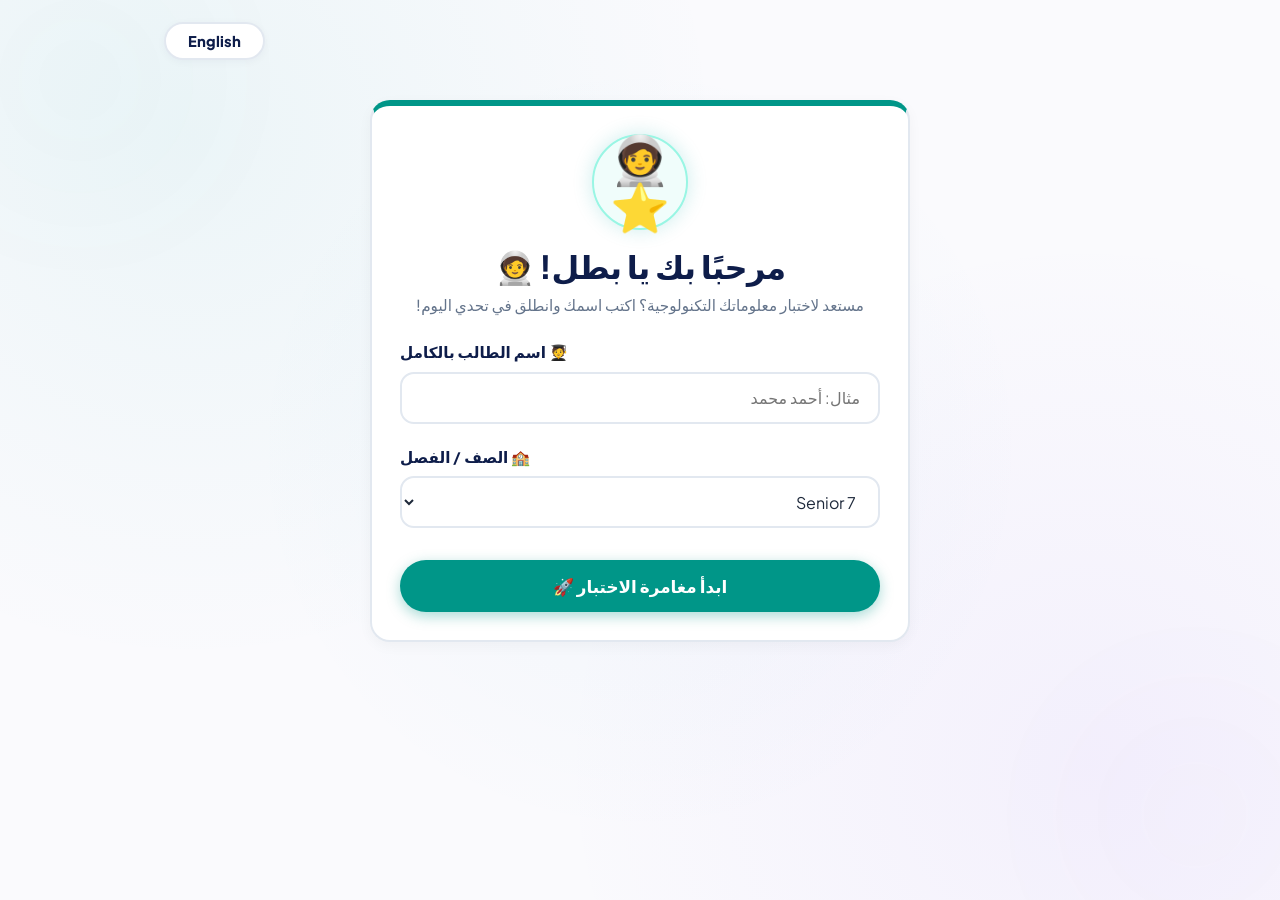
<file: index.html>
<!DOCTYPE html>
<html lang="ar" dir="rtl">
<head>
  <meta charset="UTF-8">
  <meta name="viewport" content="width=device-width, initial-scale=1.0">
  <title>Kids Quiz Platform</title>
  <!-- Stylesheets -->
  <link rel="stylesheet" href="css/main.css">
  <link rel="stylesheet" href="css/shell.css">
</head>
<body>
  <div class="app-wrapper">
    <!-- Clean Top Utility Bar (Language Toggle Only) -->
    <div class="utility-bar">
      <button type="button" id="langSwitchBtn" class="lang-switcher-btn">
        English
      </button>
    </div>

    <!-- Enhanced Student Info Header (Displays active student info) -->
    <header class="app-header student-header animate-pop" id="globalStudentHeader" style="display: none;">
      <div class="student-profile-badge">
        <div class="student-avatar-icon-wrapper">
          <span class="student-avatar-icon">🧑‍🚀</span>
        </div>
        <div class="student-meta">
          <span class="student-name-text" id="headerStudentName">Student Explorer</span>
          <span class="student-class-badge" id="headerStudentGrade">Senior 7</span>
        </div>
      </div>
      <div class="header-right-meta">
        <span class="badge badge-primary status-pulse-badge" id="headerQuizStatus" data-i18n="runner.activeStatus">🚀 Quiz Adventure Active</span>
      </div>
    </header>

    <!-- SCREEN 1: Registration Screen -->
    <section id="registrationScreen" class="screen active animate-pop">
      <div class="card welcome-card">
        <!-- Upgraded Animated Explorer Icon -->
        <div class="welcome-avatar-wrapper">
          <div class="welcome-avatar animate-pulse-glow">🧑‍🚀⭐</div>
        </div>
        <h1 data-i18n="registration.welcomeTitle">Welcome, Explorer! 🧑‍🚀</h1>
        <p data-i18n="registration.welcomeSubtitle">Ready to test your tech knowledge? Enter your name to blast off into today's challenge!</p>

        <!-- Inline Error Alert for Anti-Retake & Device Lock -->
        <div id="regAlertBox" class="alert-box" style="display: none; margin: 16px 0; padding: 14px; border-radius: 12px; background: rgba(225, 29, 72, 0.08); border: 2px solid #E11D48; color: #9F1239; font-weight: 800; font-size: 0.95rem; text-align: center;"></div>

        <!-- Normal Registration Form -->
        <form id="registrationForm">
          <div class="form-group">
            <label for="studentName" class="form-label" data-i18n="registration.nameLabel">🧑‍🎓 Student Full Name</label>
            <input type="text" id="studentName" class="form-input" data-i18n-placeholder="registration.namePlaceholder" placeholder="e.g. Alex Smith" required autocomplete="off">
          </div>

          <div class="form-group">
            <label for="studentGrade" class="form-label" data-i18n="registration.gradeLabel">🏫 Grade / Class</label>
            <select id="studentGrade" class="form-select" required>
              <option value="Senior 7" selected>Senior 7</option>
              <option value="Senior 8">Senior 8</option>
            </select>
          </div>

          <button type="submit" id="startExamBtn" class="btn btn-primary" style="width: 100%; margin-top: 10px;">
            <span data-i18n="registration.startBtn">Start Quiz Adventure 🚀</span>
          </button>
        </form>

        <!-- Device Locked Teacher Unlock Action -->
        <div id="deviceLockedActions" style="display: none; margin-top: 18px; text-align: center;">
          <button type="button" id="openTeacherUnlockBtn" class="btn btn-secondary" style="width: 100%;">
            <span>🔑</span> <span data-i18n="registration.unlockPromptTitle">Unlock Device for Next Student 🔑</span>
          </button>
        </div>
      </div>
    </section>

    <!-- ENHANCED TEACHER UNLOCK DEVICE POPUP MODAL -->
    <div id="unlockDeviceModal" class="modal-overlay" style="display: none;">
      <div class="card modal-card animate-pop">
        <div style="display: flex; justify-content: flex-end; margin-bottom: 4px;">
          <button type="button" id="closeUnlockModalBtn" class="modal-close-btn" title="Close">✕</button>
        </div>
        
        <div class="modal-badge-icon">
          <span>🔑</span>
        </div>
        
        <h2 class="modal-title" data-i18n="registration.unlockPromptTitle">
          إلغاء قفل الجهاز لبدء طالب جديد 🔑
        </h2>
        
        <p class="modal-subtitle" data-i18n="admin.loginSubtitle">
          أدخل كلمة مرور المعلم / الإدارة لإلغاء قفل الجهاز والسماح لطالب جديد ببدء الاختبار.
        </p>

        <form id="unlockDeviceForm">
          <div class="unlock-input-wrapper">
            <span class="unlock-input-icon">🔒</span>
            <input type="password" id="unlockAdminPassword" class="unlock-input-field" data-i18n-placeholder="registration.unlockPasswordPlaceholder" placeholder="كلمة مرور المعلم / الإدارة..." required autocomplete="off">
          </div>

          <div id="unlockErrorMsg" class="unlock-error-banner" style="display: none;">
            <span>⚠️</span>
            <span data-i18n="registration.unlockError">كلمة مرور المعلم غير صحيحة.</span>
          </div>

          <button type="submit" class="btn-unlock-submit">
            <span>🚀</span>
            <span data-i18n="registration.unlockBtn">إلغاء القفل والبدء 🚀</span>
          </button>
        </form>
      </div>
    </div>

    <!-- SCREEN 2: Quiz Host Shell & Runner -->
    <section id="quizRunnerScreen" class="screen animate-pop">
      <div class="card quiz-shell-card">
        <div class="quiz-shell-topbar">
          <div class="student-info-badge">
            <span>👤</span>
            <span id="runnerStudentInfo">Alex (Senior 7)</span>
          </div>

          <div class="quiz-counter" id="runnerQuizCounter">
            Quiz 1 of 1
          </div>
        </div>

        <!-- Global Progress Bar -->
        <div class="progress-container">
          <div id="runnerProgressBar" class="progress-bar-fill"></div>
        </div>

        <!-- Dynamic Quiz iFrame -->
        <div class="iframe-container">
          <iframe id="quizFrame" class="quiz-iframe" title="Interactive Quiz Area"></iframe>
        </div>
      </div>
    </section>

    <!-- SCREEN 3: Celebration & Final Results -->
    <section id="completionScreen" class="screen animate-pop">
      <div class="card completion-card">
        <div class="trophy-icon animate-bounce">🏆</div>
        <h1 data-i18n="completion.congratsTitle">Fantastic Job! 🏆</h1>
        <p id="completionStudentName" data-i18n="completion.congratsSubtitle">You completed all quizzes successfully!</p>

        <div class="score-summary-box">
          <div class="score-big" id="finalScoreDisplay">9 / 9</div>
          <div style="font-weight: 800; color: var(--accent-green-dark);" id="finalPercentageDisplay">100% Score</div>

          <div class="breakdown-list" id="finalBreakdownList">
            <!-- Quiz breakdown items inserted dynamically -->
          </div>
        </div>

        <div class="completion-actions">
          <button id="nextStudentBtn" class="btn btn-primary" data-i18n="common.nextStudent">
            New Student / Start Over 🔄
          </button>
          <a href="admin.html" class="btn btn-outline" data-i18n="common.viewAdminResults">
            View All Results in Admin 📊
          </a>
        </div>
      </div>
    </section>
  </div>

  <!-- Core Platform Scripts -->
  <script src="config.js"></script>
  <script src="js/i18n.js"></script>
  <script src="quizzes/manifest.js"></script>
  <script src="js/sheets-api.js"></script>
  <script src="js/storage.js"></script>
  <script src="js/export.js"></script>
  <script src="js/shell.js"></script>
</body>
</html>
</file>
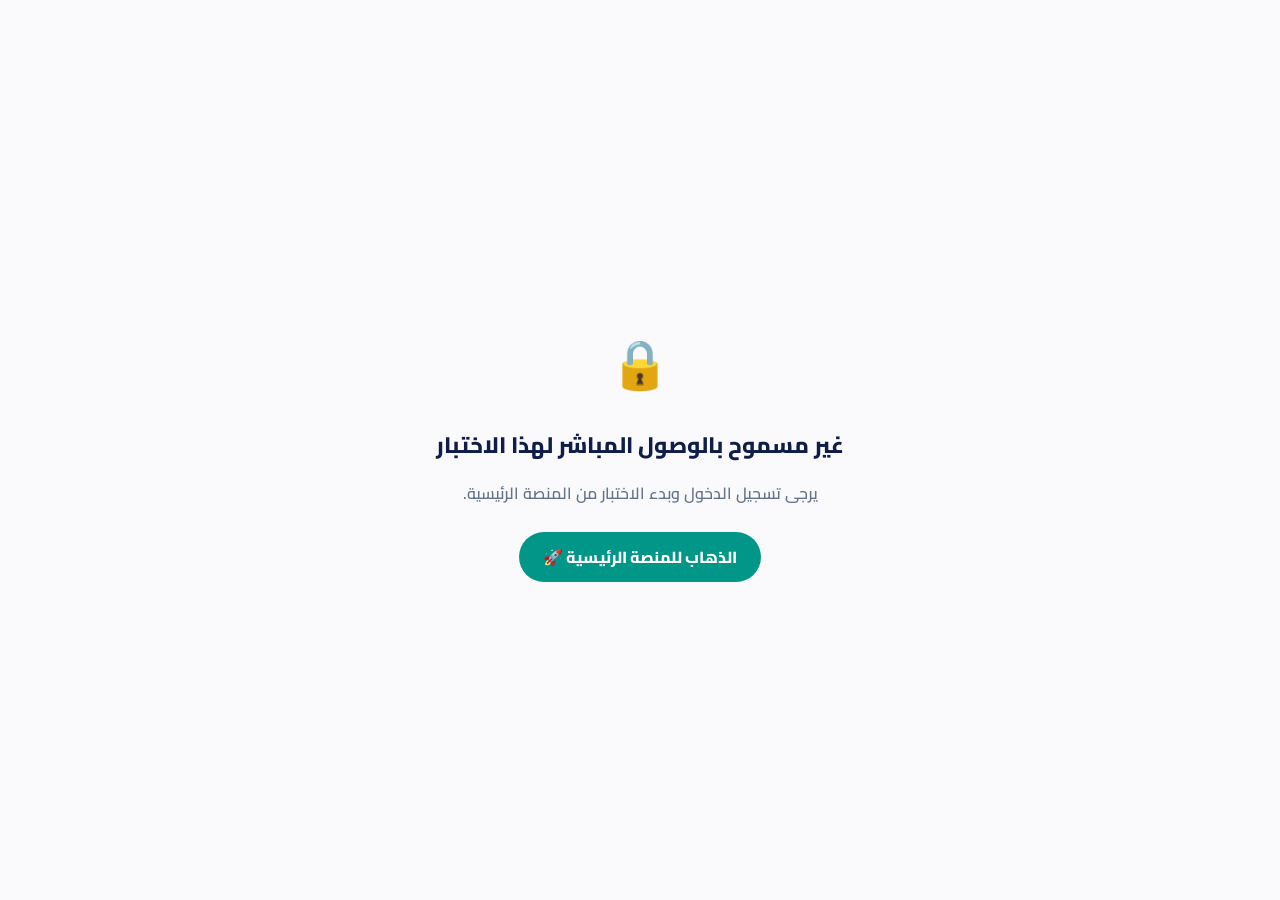
<file: quizzes/arduino-mcq/index.html>
<!DOCTYPE html>
<html lang="ar" dir="rtl">
<head>
  <meta charset="UTF-8">
  <meta name="viewport" content="width=device-width, initial-scale=1.0">
  <title>اختبار أساسيات الأردوينو | Arduino Basics Quiz</title>
  <link rel="stylesheet" href="mcq-quiz.css">
</head>
<body>
  <div class="mcq-container animate-pop">
    <!-- Quiz Header & Dynamic Counter -->
    <header class="mcq-header">
      <div class="mcq-title-badge">
        <span>💡</span>
        <span id="quizTitleText">اختبار أساسيات الأردوينو</span>
      </div>
      <div class="mcq-counter-badge" id="counterBadge">
        1 / 15
      </div>
    </header>

    <!-- Progress Bar -->
    <div class="mcq-progress-track">
      <div class="mcq-progress-fill" id="progressFill" style="width: 6.66%;"></div>
    </div>

    <!-- Active Question Container -->
    <div class="question-box">
      <h2 class="question-text" id="questionText"></h2>
    </div>

    <!-- 4 Options Grid -->
    <div class="options-grid" id="optionsGrid"></div>

    <!-- Nav Footer -->
    <footer class="mcq-nav-actions">
      <button type="button" id="prevBtn" class="btn-nav btn-prev" disabled>
        ← السابق
      </button>

      <div style="display: flex; gap: 12px;">
        <button type="button" id="nextBtn" class="btn-nav btn-next">
          التالي →
        </button>
        <button type="button" id="submitBtn" class="btn-nav btn-submit" style="display: none;">
          إنهاء وتسليم الاختبار 🚀
        </button>
      </div>
    </footer>
  </div>

  <!-- Platform SDK & i18n Integration -->
  <script src="../../js/i18n.js"></script>
  <script src="../../js/quiz-sdk.js"></script>
  <script src="mcq-quiz.js"></script>
</body>
</html>
</file>
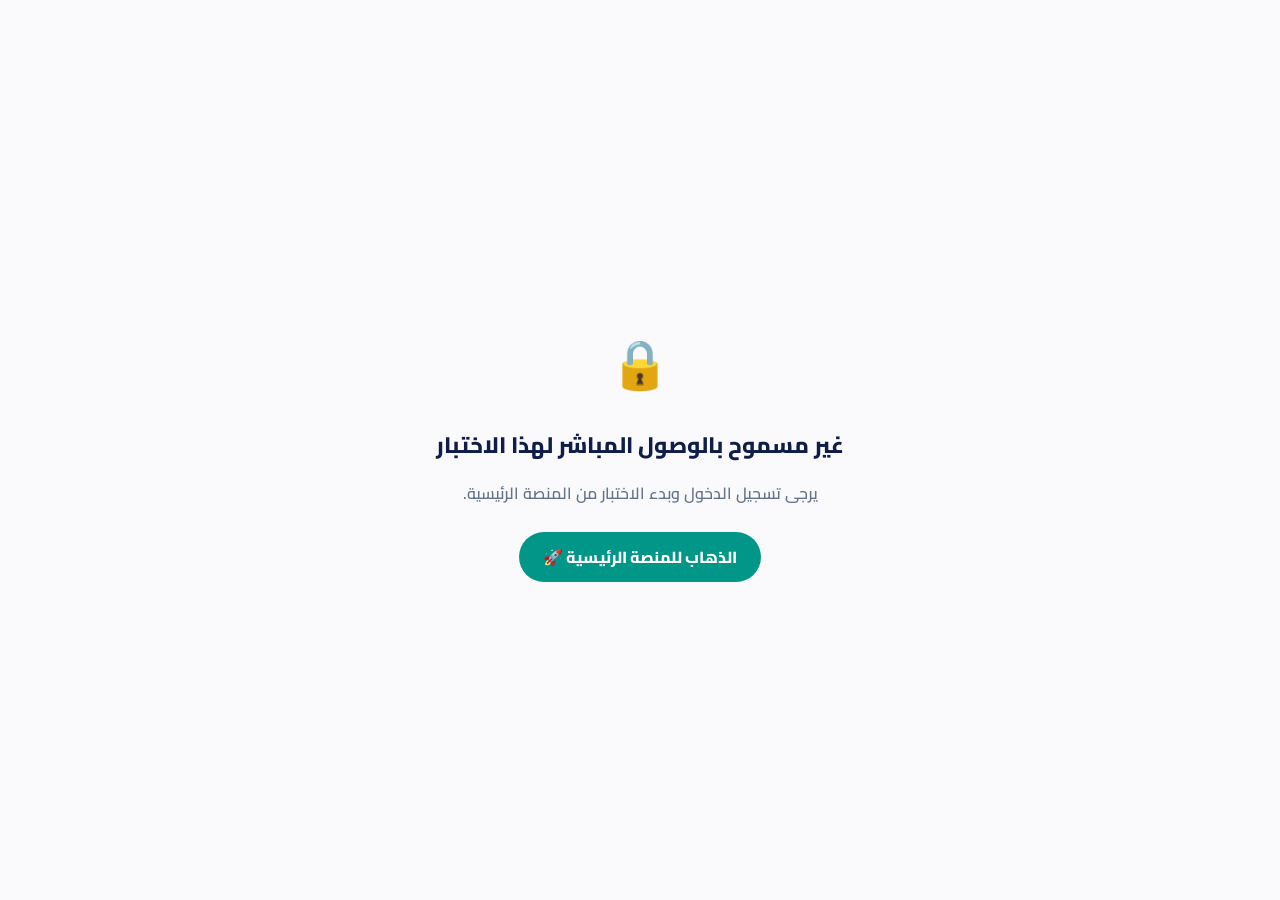
<file: quizzes/arduino-sensors-mcq/index.html>
﻿<!DOCTYPE html>
<html lang=ar dir=rtl>
<head>
  <meta charset=UTF-8>
  <meta name=viewport content=width=device-width, initial-scale=1.0>
  <title>اختبار حساسات ومكونات الأردوينو | Arduino Sensors Quiz</title>
  <link rel=stylesheet href=sensors-quiz.css>
</head>
<body>
  <div class=mcq-container animate-pop>
    <!-- Quiz Header & Dynamic Counter -->
    <header class=mcq-header>
      <div class=mcq-title-badge>
        <span>🤖</span>
        <span id=quizTitleText>اختبار حساسات ومكونات الأردوينو</span>
      </div>
      <div class=mcq-counter-badge id=counterBadge>
        1 / 10
      </div>
    </header>

    <!-- Progress Bar -->
    <div class=mcq-progress-track>
      <div class=mcq-progress-fill id=progressFill style=width: 10%;></div>
    </div>

    <!-- Active Question Container -->
    <div class=question-box>
      <h2 class=question-text id=questionText></h2>
    </div>

    <!-- 4 Options Grid -->
    <div class=options-grid id=optionsGrid></div>

    <!-- Nav Footer -->
    <footer class=mcq-nav-actions>
      <button type=button id=prevBtn class=btn-nav btn-prev disabled>
        ← السابق
      </button>

      <div style=display: flex; gap: 12px;>
        <button type=button id=nextBtn class=btn-nav btn-next>
          التالي →
        </button>
        <button type=button id=submitBtn class=btn-nav btn-submit style=display: none;>
          إنهاء وتسليم الاختبار 🚀
        </button>
      </div>
    </footer>
  </div>

  <!-- Platform SDK & i18n Integration -->
  <script src=../../js/i18n.js></script>
  <script src=../../js/quiz-sdk.js></script>
  <script src=sensors-quiz.js></script>
</body>
</html>
</file>
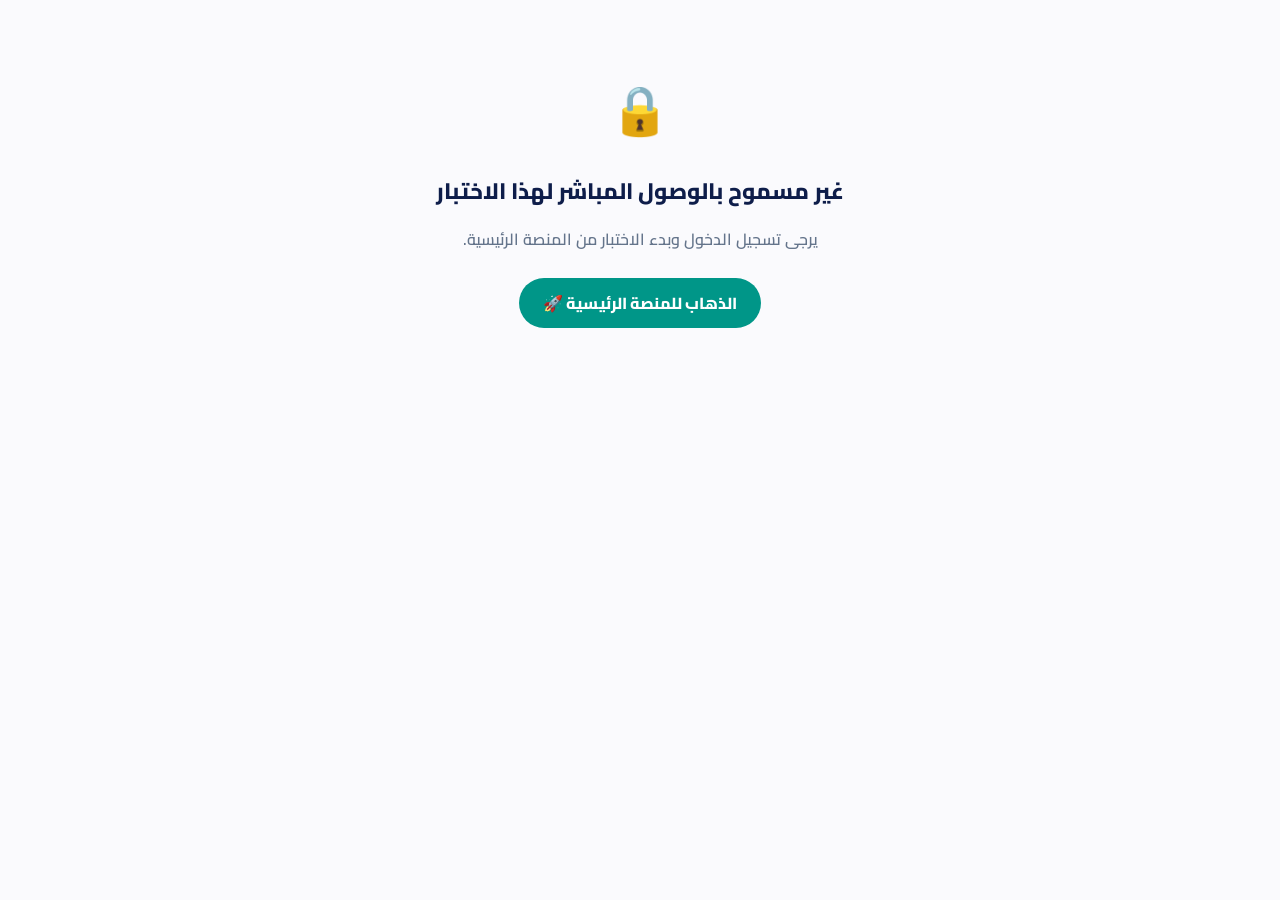
<file: quizzes/arduino/index.html>
<!DOCTYPE html>
<html lang="ar" dir="rtl">
<head>
  <meta charset="UTF-8">
  <meta name="viewport" content="width=device-width, initial-scale=1.0">
  <title>مهمة اليوم: مكونات لوحة أردوينو (Arduino Uno)</title>
  <link rel="stylesheet" href="arduino-quiz.css">
</head>
<body>
  <div class="quiz-container animate-pop">
    <!-- Header Section -->
    <header class="mission-header">
      <div class="mission-badge animate-pulse-glow">
        <span id="quizBadgeTitle">مهمة اليوم</span>
        <span>🔍</span>
      </div>
      <p class="mission-instruction" id="quizInstructionText">
        انظر إلى لوحة Arduino جيدًا، ثم اكتب اسم الجزء الذي يشير إليه كل سهم. حاول بنفسك وتعلّم! ✨
      </p>
    </header>

    <!-- Center Arduino Board Display (Clean image without overlay badges) -->
    <div class="board-wrapper" id="boardWrapper">
      <img src="../../assets/images/ardino_components.png" alt="Arduino Uno Board Components" class="board-img">
    </div>

    <!-- Sequential Input Cards 1 to 9 Grid -->
    <div class="cards-grid-sequential" id="cardsContainer"></div>

    <!-- Action Buttons & Live Feedback -->
    <div class="quiz-actions">
      <button id="checkBtn" class="btn-action btn-check">
        <span id="checkBtnText">تحقق من إجاباتي</span> 🚀
      </button>
      <button id="resetBtn" class="btn-action btn-reset">
        <span id="resetBtnText">إعادة المحاولة</span> 🔄
      </button>
    </div>

    <div id="feedbackMsg" style="text-align: center; min-height: 28px; margin-top: 8px;"></div>
  </div>

  <!-- Quiz Platform SDK Integration -->
  <script src="../../js/i18n.js"></script>
  <script src="../../js/quiz-sdk.js"></script>
  <script src="arduino-quiz.js"></script>
</body>
</html>
</file>
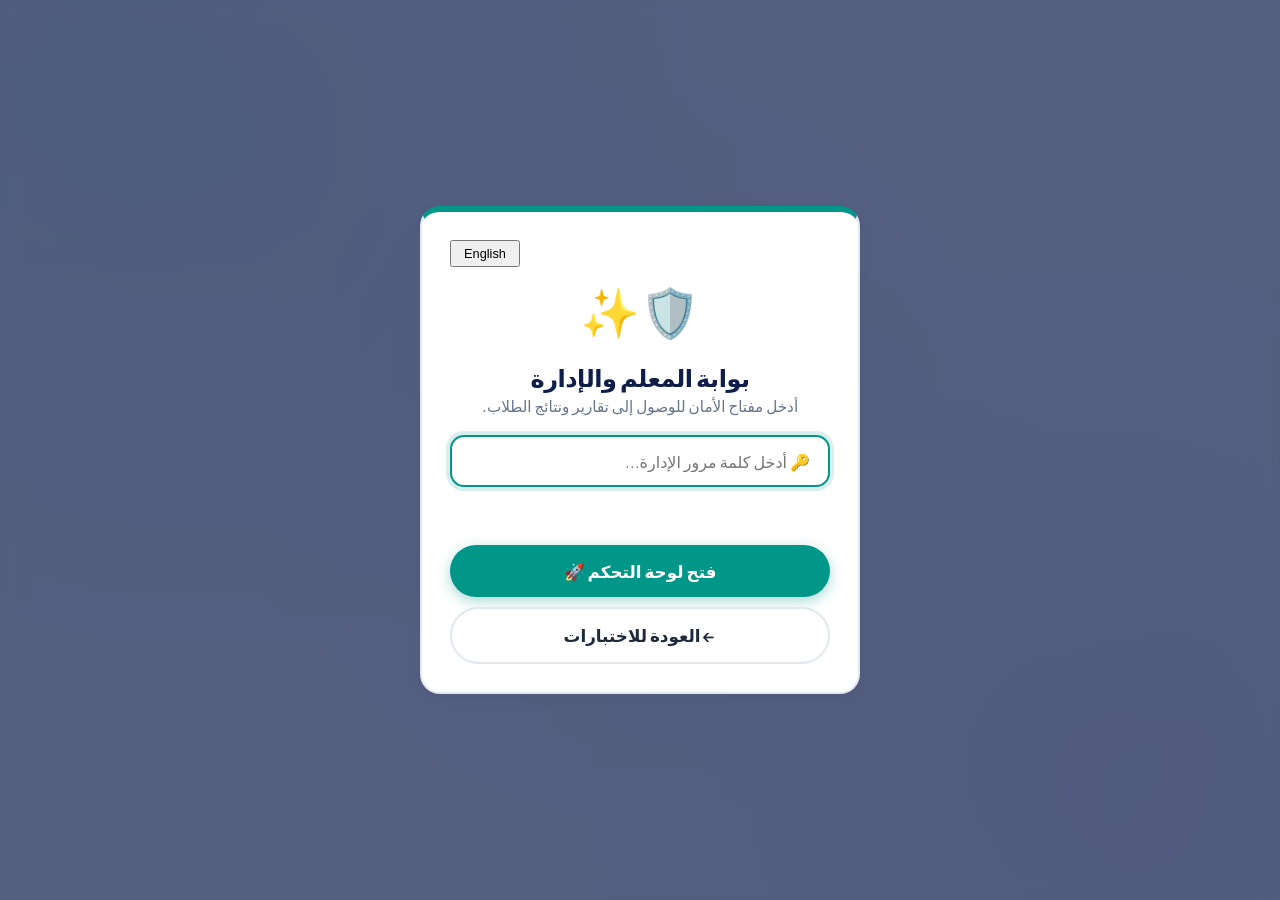
<file: admin.html>
<!DOCTYPE html>
<html lang="ar" dir="rtl">
<head>
  <meta charset="UTF-8">
  <meta name="viewport" content="width=device-width, initial-scale=1.0">
  <title>Admin Dashboard - Kids Quiz Platform</title>
  <!-- Stylesheets -->
  <link rel="stylesheet" href="css/main.css">
  <link rel="stylesheet" href="css/admin.css">
</head>
<body>
  <!-- PASSWORD AUTHENTICATION MODAL -->
  <div id="authModal" class="modal-overlay">
    <div class="card modal-card animate-pop">
      <div style="display: flex; justify-content: flex-end; margin-bottom: 8px;">
        <button type="button" class="lang-switcher-btn" style="font-size: 0.8rem; padding: 4px 12px;">English</button>
      </div>
      <div class="modal-icon animate-pulse-glow">🛡️✨</div>
      <h2 data-i18n="admin.loginTitle">Teacher & Admin Portal</h2>
      <p data-i18n="admin.loginSubtitle">Enter the security key to access student scores & analytics.</p>

      <form id="authForm" style="margin-top: 18px;" onsubmit="return false;">
        <div class="form-group">
          <input type="password" id="adminPasswordInput" class="form-input" data-i18n-placeholder="admin.loginPlaceholder" placeholder="🔑 Enter admin password..." required autofocus>
          <div id="authError" class="error-msg"></div>
        </div>
        <button type="submit" class="btn btn-primary" style="width: 100%;">
          <span data-i18n="admin.loginBtn">Access Control Center 🚀</span>
        </button>
        <a href="index.html" class="btn btn-outline" style="width: 100%; margin-top: 10px;" data-i18n="common.backToQuizzes">
          ← Back to Quizzes
        </a>
      </form>
    </div>
  </div>

  <!-- MAIN ADMIN DASHBOARD CONTENT -->
  <div class="admin-wrapper" id="adminContent" style="display: none;">
    <!-- Enhanced Top Admin Header -->
    <header class="app-header admin-header-card animate-pop">
      <div class="brand-logo-container">
        <div class="admin-avatar-badge">
          <span class="admin-avatar-icon">🛡️</span>
        </div>
        <div class="brand-text-group">
          <div style="display: flex; align-items: center; gap: 8px;">
            <span class="brand-title" data-i18n="admin.headerTitle">Teacher & Admin Portal</span>
            <span class="admin-role-badge">ADMIN</span>
          </div>
          <span class="brand-subtitle" data-i18n="admin.headerSubtitle">Results Control & Analytics • Senior 7</span>
        </div>
      </div>

      <div class="admin-header-actions">
        <button type="button" class="lang-switcher-btn">
          English
        </button>
        
        <a href="index.html" class="admin-nav-pill student-pill" data-i18n="common.studentPortal">
          <span>🚀</span> <span data-i18n="common.studentPortal">Student View</span>
        </a>
        
        <button type="button" id="logoutBtn" class="admin-nav-pill logout-pill" data-i18n="common.logout">
          <span>🚪</span> <span data-i18n="common.logout">Logout</span>
        </button>
      </div>
    </header>

    <!-- KPI Summary Grid -->
    <div class="stats-grid">
      <div class="stat-card">
        <div class="stat-icon">🎓</div>
        <div>
          <div class="stat-value" id="statTotalStudents">0</div>
          <div class="stat-label" data-i18n="admin.statTotalStudents">Total Students</div>
        </div>
      </div>

      <div class="stat-card">
        <div class="stat-icon">⭐</div>
        <div>
          <div class="stat-value" id="statAverageScore">0%</div>
          <div class="stat-label" data-i18n="admin.statAvgScore">Average Class Score</div>
        </div>
      </div>

      <div class="stat-card">
        <div class="stat-icon">📚</div>
        <div>
          <div class="stat-value" id="statTotalQuizzes">0</div>
          <div class="stat-label" data-i18n="admin.statTotalQuizzes">Registered Quizzes</div>
        </div>
      </div>
    </div>

    <!-- Toolbar: Search & Action Buttons -->
    <div class="card" style="margin-bottom: 24px; padding: 24px;">
      <div class="toolbar">
        <input type="text" id="searchInput" class="form-input search-input" data-i18n-placeholder="admin.searchPlaceholder" placeholder="🔍 Search by student name or grade...">
        
        <div class="toolbar-actions">
          <button id="resetAllDevicesAdminBtn" class="btn btn-primary" style="background: var(--module-01-accent); border-color: var(--module-01-accent);" data-i18n="admin.resetAllDevicesBtn">
            🔄 Reset All Devices / Allow Retake
          </button>
          <button id="unlockDeviceAdminBtn" class="btn btn-secondary">
            🔓 <span data-i18n="admin.resetDeviceBtn">Reset This Device</span>
          </button>
          <button id="downloadTxtBtn" class="btn btn-success" data-i18n="admin.exportBtn">
            📥 Download Unified TXT Report
          </button>
          <button id="clearDataBtn" class="btn btn-outline" style="color: var(--accent-coral); border-color: var(--accent-coral);" data-i18n="admin.clearBtn">
            🗑️ Clear All Records
          </button>
        </div>
      </div>

      <!-- Results Table -->
      <div class="table-responsive">
        <table class="data-table">
          <thead>
            <tr>
              <th>#</th>
              <th data-i18n="admin.tableColStudent">Student Name</th>
              <th data-i18n="admin.tableColGrade">Grade / Class</th>
              <th data-i18n="admin.tableColScore">Score</th>
              <th data-i18n="admin.tableColPercentage">Performance</th>
              <th data-i18n="admin.tableColDate">Completed Time</th>
              <th data-i18n="admin.tableColActions">Actions</th>
            </tr>
          </thead>
          <tbody id="resultsTableBody">
            <!-- Dynamic rows -->
          </tbody>
        </table>
      </div>
    </div>
  </div>

  <!-- AUDIT & REVIEW ANSWERS MODAL -->
  <div id="reviewAnswersModal" class="modal-overlay" style="display: none;">
    <div class="card modal-card review-modal-card animate-pop">
      <div style="display: flex; justify-content: space-between; align-items: center; margin-bottom: 12px; border-bottom: 2px solid var(--border-standard); padding-bottom: 12px;">
        <div style="display: flex; align-items: center; gap: 10px;">
          <span style="font-size: 1.8rem;">📋</span>
          <div>
            <h2 id="reviewStudentName" style="color: var(--brand-primary); font-size: 1.3rem; font-weight: 800; margin: 0;"></h2>
            <span id="reviewStudentMeta" style="color: var(--text-muted); font-size: 0.85rem; font-weight: 600;"></span>
          </div>
        </div>
        <button type="button" id="closeReviewModalBtn" class="modal-close-btn" title="Close">✕</button>
      </div>

      <!-- Total Score Header -->
      <div id="reviewScoreBanner" class="review-score-banner"></div>

      <!-- Quiz Answers Container -->
      <div id="reviewQuizzesContainer" class="review-quizzes-scroll-container">
        <!-- Rendered dynamically -->
      </div>
    </div>
  </div>

  <!-- Core Scripts -->
  <script src="config.js"></script>
  <script src="js/i18n.js"></script>
  <script src="quizzes/manifest.js"></script>
  <script src="js/sheets-api.js"></script>
  <script src="js/storage.js"></script>
  <script src="js/export.js"></script>
  <script src="js/admin.js"></script>
</body>
</html>
</file>
<file: css/main.css>
/* ==========================================================================
   Design System & UI Specification: Children's Tech Academy
   ========================================================================== */

@import url('https://fonts.googleapis.com/css2?family=Outfit:wght@400;500;600;700;800&family=Plus+Jakarta+Sans:wght@400;500;600;700;800&family=JetBrains+Mono:wght@500;700&display=swap');

:root {
  /* 1. Brand & Foundation Colors */
  --brand-primary: #0E1D4A;       /* Deep Space Navy */
  --brand-accent: #009688;        /* Teal / University Cyan */
  --brand-accent-hover: #00A896;
  --canvas-bg: #FAFAFD;           /* Main Application Canvas */
  --card-surface: #FFFFFF;        /* Default container surface */
  --border-standard: #E2E8F0;     /* Default neutral outline */
  --text-primary: #1E293B;        /* Slate-800 High-legibility */
  --text-muted: #64748B;          /* Slate-500 */

  /* 2. Semantic Step & Module Color Matrix */
  --module-01-accent: #0CA6A3;
  --module-01-bg: #F0FDFB;
  --module-01-border: #99F6E4;

  --module-02-accent: #0284C7;
  --module-02-bg: #F0F9FF;
  --module-02-border: #BAE6FD;

  --module-03-accent: #7C3AED;
  --module-03-bg: #F5F3FF;
  --module-03-border: #DDD6FE;

  --module-04-accent: #E11D48;
  --module-04-bg: #FFF1F2;
  --module-04-border: #FECDD3;

  --module-05-accent: #EA580C;
  --module-05-bg: #FFF7ED;
  --module-05-border: #FED7AA;

  --module-06-accent: #16A34A;
  --module-06-bg: #F0FDF4;
  --module-06-border: #BBF7D0;

  /* Aliases for core platform */
  --primary: var(--brand-accent);
  --primary-dark: #00796B;
  --primary-light: var(--module-01-bg);
  --secondary: var(--module-05-accent);
  --accent-green: var(--module-06-accent);
  --accent-green-dark: #15803D;
  --accent-coral: var(--module-04-accent);
  
  --shadow-sm: 0 2px 4px rgba(14, 29, 74, 0.04);
  --shadow-md: 0 4px 14px 0 rgba(0, 0, 0, 0.04);
  --shadow-lg: 0 8px 20px 0 rgba(0, 0, 0, 0.08);
  --shadow-card: 0 10px 25px -5px rgba(14, 29, 74, 0.06), 0 8px 10px -6px rgba(14, 29, 74, 0.04);
  
  --radius-sm: 8px;
  --radius-md: 14px;
  --radius-lg: 20px; /* 1.25rem per spec */
  --radius-full: 9999px;
  
  --font-family: 'Plus Jakarta Sans', 'Outfit', system-ui, -apple-system, sans-serif;
  --font-mono: 'JetBrains Mono', monospace;
}

* {
  box-sizing: border-box;
  margin: 0;
  padding: 0;
}

body {
  font-family: var(--font-family);
  background-color: var(--canvas-bg);
  background-image: 
    radial-gradient(circle at 15% 15%, rgba(12, 166, 163, 0.06) 0%, transparent 40%),
    radial-gradient(circle at 85% 85%, rgba(124, 58, 237, 0.05) 0%, transparent 40%),
    radial-gradient(circle at 50% 50%, rgba(2, 132, 199, 0.04) 0%, transparent 50%);
  color: var(--text-primary);
  min-height: 100vh;
  display: flex;
  flex-direction: column;
  line-height: 1.5;
  -webkit-font-smoothing: antialiased;
}

/* ==========================================================================
   Typography & Scale Hierarchy
   ========================================================================== */

h1, h2, h3, h4 {
  font-weight: 800;
  color: var(--brand-primary);
  letter-spacing: -0.02em;
}

h1 {
  font-size: 2rem; /* 32px per spec */
  line-height: 1.25;
}

h2 {
  font-size: 1.5rem; /* 24px per spec */
  font-weight: 700;
}

h3 {
  font-size: 1.125rem; /* 18px per spec */
  font-weight: 700;
}

p {
  color: var(--text-muted);
  font-size: 0.95rem; /* 15px per spec */
  font-weight: 500;
}

/* ==========================================================================
   Common Interactive Elements & Buttons
   ========================================================================== */

.btn {
  display: inline-flex;
  align-items: center;
  justify-content: center;
  gap: 10px;
  min-height: 52px;
  padding: 14px 28px;
  font-size: 1.05rem;
  font-weight: 700;
  border-radius: var(--radius-full);
  border: none;
  cursor: pointer;
  transition: transform 0.2s cubic-bezier(0.34, 1.56, 0.64, 1), box-shadow 0.2s ease, background-color 0.2s ease;
  user-select: none;
  text-decoration: none;
  font-family: inherit;
}

.btn:hover {
  transform: translateY(-2px);
}

.btn:active {
  transform: translateY(1px) scale(0.98);
}

.btn-primary {
  background: var(--brand-accent);
  color: #FFFFFF;
  box-shadow: 0 4px 14px rgba(0, 150, 136, 0.35);
}

.btn-primary:hover {
  background: var(--brand-accent-hover);
  box-shadow: 0 6px 20px rgba(0, 150, 136, 0.45);
}

.btn-secondary {
  background: var(--module-05-accent);
  color: #FFFFFF;
  box-shadow: 0 4px 14px rgba(234, 88, 12, 0.35);
}

.btn-secondary:hover {
  background: #C2410C;
}

.btn-success {
  background: var(--module-06-accent);
  color: #FFFFFF;
  box-shadow: 0 4px 14px rgba(22, 163, 74, 0.35);
}

.btn-success:hover {
  background: #15803D;
}

.btn-outline {
  background: #FFFFFF;
  border: 2px solid var(--border-standard);
  color: var(--text-primary);
  font-weight: 600;
}

.btn-outline:hover {
  background: var(--canvas-bg);
  border-color: var(--brand-accent);
  color: var(--brand-accent);
}

/* ==========================================================================
   Card & Container Layouts (per DESIGN_SYSTEM.md)
   ========================================================================== */

.card, .edu-card {
  background-color: var(--card-surface);
  border-radius: var(--radius-lg); /* 1.25rem / 20px */
  border: 2px solid var(--border-standard);
  box-shadow: 0 4px 14px 0 rgba(0, 0, 0, 0.04);
  padding: 1.75rem;
  position: relative;
  overflow: hidden;
  transition: transform 0.2s ease, box-shadow 0.2s ease, border-color 0.2s ease;
}

.card:hover, .edu-card:hover {
  box-shadow: 0 8px 24px 0 rgba(14, 29, 74, 0.08);
}

/* Step / Module Badges */
.badge {
  display: inline-flex;
  align-items: center;
  gap: 6px;
  padding: 6px 16px;
  border-radius: var(--radius-full);
  font-size: 0.9rem;
  font-weight: 800; /* ExtraBold */
  letter-spacing: 0.02em;
}

.badge-primary {
  background: var(--module-01-bg);
  color: var(--module-01-accent);
  border: 1px solid var(--module-01-border);
}

.badge-blue {
  background: var(--module-02-bg);
  color: var(--module-02-accent);
  border: 1px solid var(--module-02-border);
}

.badge-purple {
  background: var(--module-03-bg);
  color: var(--module-03-accent);
  border: 1px solid var(--module-03-border);
}

.badge-success {
  background: var(--module-06-bg);
  color: var(--module-06-accent);
  border: 1px solid var(--module-06-border);
}

/* ==========================================================================
   Form Controls
   ========================================================================== */

.form-group {
  display: flex;
  flex-direction: column;
  gap: 8px;
  margin-bottom: 22px;
  text-align: left;
}

.form-label {
  font-weight: 700;
  font-size: 0.95rem;
  color: var(--brand-primary);
}

.form-input, .form-select {
  width: 100%;
  min-height: 52px;
  padding: 12px 18px;
  border: 2px solid var(--border-standard);
  border-radius: var(--radius-md);
  font-size: 1rem;
  font-family: inherit;
  color: var(--text-primary);
  background-color: #FFFFFF;
  transition: border-color 0.2s, box-shadow 0.2s, background-color 0.2s;
}

.form-input:focus, .form-select:focus {
  outline: none;
  border-color: var(--brand-accent);
  background-color: #FFFFFF;
  box-shadow: 0 0 0 4px rgba(0, 150, 136, 0.15);
}

/* Code & Tech Values */
.tech-val {
  font-family: var(--font-mono);
  background: var(--canvas-bg);
  padding: 3px 8px;
  border-radius: var(--radius-sm);
  border: 1px solid var(--border-standard);
  font-size: 0.9em;
}

/* ==========================================================================
   Advanced Playful Animations & Micro-Interactions
   ========================================================================== */

@keyframes popIn {
  0% {
    opacity: 0;
    transform: scale(0.92) translateY(14px);
  }
  70% {
    transform: scale(1.02) translateY(-2px);
  }
  100% {
    opacity: 1;
    transform: scale(1) translateY(0);
  }
}

@keyframes bounceSlow {
  0%, 100% { transform: translateY(0); }
  50% { transform: translateY(-3px); }
}

@keyframes pulseGlow {
  0%, 100% {
    filter: drop-shadow(0 0 6px rgba(0, 150, 136, 0.25));
  }
  50% {
    filter: drop-shadow(0 0 12px rgba(2, 132, 199, 0.4));
  }
}

@keyframes floatGentle {
  0%, 100% { transform: translateY(0); }
  50% { transform: translateY(-3px); }
}

@keyframes shimmer {
  0% { background-position: -200% 0; }
  100% { background-position: 200% 0; }
}

.animate-pop {
  animation: popIn 0.35s ease-out forwards;
}

.animate-bounce,
.animate-pulse-glow,
.animate-float {
  animation: none !important;
  transform: none !important;
}

/* Static clean background styling */
body::before, body::after {
  content: "";
  position: fixed;
  border-radius: 50%;
  pointer-events: none;
  z-index: -1;
  opacity: 0.25;
  filter: blur(80px);
}

body::before {
  width: 320px;
  height: 320px;
  top: -80px;
  left: -80px;
  background: radial-gradient(circle, rgba(12, 166, 163, 0.2) 0%, transparent 70%);
}

body::after {
  width: 350px;
  height: 350px;
  bottom: -90px;
  right: -90px;
  background: radial-gradient(circle, rgba(124, 58, 237, 0.15) 0%, transparent 70%);
}

/* Accessibility - Reduced Motion */
@media (prefers-reduced-motion: reduce) {
  * {
    animation-duration: 0.01ms !important;
    transition-duration: 0.01ms !important;
  }
  body::before, body::after {
    display: none;
  }
}
</file>
<file: css/shell.css>
/* ==========================================================================
   Shell Layout & Multi-Screen Container
   ========================================================================== */

.app-wrapper {
  max-width: 960px;
  width: 94%;
  margin: 20px auto;
  flex: 1;
  display: flex;
  flex-direction: column;
}

/* Utility Bar (Language Toggle & Admin Link) */
.utility-bar {
  display: flex;
  justify-content: flex-end;
  align-items: center;
  margin-bottom: 18px;
  padding: 2px 4px;
}

.lang-switcher-btn {
  background: #FFFFFF;
  border: 2px solid var(--border-standard);
  color: var(--brand-primary);
  font-family: inherit;
  font-weight: 800;
  font-size: 0.92rem;
  padding: 8px 22px;
  border-radius: 9999px;
  cursor: pointer;
  box-shadow: 0 2px 8px rgba(14, 29, 74, 0.04);
  transition: all 0.2s cubic-bezier(0.34, 1.56, 0.64, 1);
  display: inline-flex;
  align-items: center;
  gap: 8px;
}

.lang-switcher-btn:hover {
  border-color: var(--brand-accent);
  color: var(--brand-accent);
  background: var(--module-01-bg);
  transform: translateY(-2px);
  box-shadow: 0 4px 14px rgba(12, 166, 163, 0.18);
}

/* Student-only Top Data Header */
.student-header {
  background: #FFFFFF;
  border: 2px solid var(--border-standard);
  border-radius: 20px;
  box-shadow: 0 6px 20px rgba(14, 29, 74, 0.05);
  padding: 16px 24px;
  margin-bottom: 24px;
  display: flex;
  justify-content: space-between;
  align-items: center;
}

[dir="rtl"] .student-header {
  border-right: 6px solid var(--brand-accent);
}

[dir="ltr"] .student-header {
  border-left: 6px solid var(--brand-accent);
}

.student-profile-badge {
  display: flex;
  align-items: center;
  gap: 16px;
}

.student-avatar-icon-wrapper {
  width: 50px;
  height: 50px;
  border-radius: 16px;
  background: var(--module-01-bg);
  border: 2px solid var(--module-01-border);
  display: flex;
  align-items: center;
  justify-content: center;
  box-shadow: 0 4px 10px rgba(12, 166, 163, 0.15);
}

.student-avatar-icon {
  font-size: 1.8rem;
  line-height: 1;
}

.student-meta {
  display: flex;
  flex-direction: column;
}

.student-name-text {
  font-size: 1.25rem;
  font-weight: 800;
  color: var(--brand-primary);
  line-height: 1.2;
}

.student-class-badge {
  font-size: 0.82rem;
  font-weight: 800;
  color: var(--brand-accent);
  letter-spacing: 0.05em;
  margin-top: 2px;
}

.status-pulse-badge {
  font-size: 0.88rem;
  font-weight: 800;
  padding: 8px 18px;
  border-radius: 9999px;
  background: var(--module-01-bg);
  color: var(--brand-accent);
  border: 1px solid var(--module-01-border);
}

.admin-link {
  color: var(--text-primary);
  text-decoration: none;
  font-weight: 700;
  font-size: 0.9rem;
  padding: 8px 18px;
  background: var(--canvas-bg);
  border: 1px solid var(--border-standard);
  border-radius: var(--radius-full);
  transition: all 0.2s ease;
}

.admin-link:hover {
  background: var(--module-01-bg);
  border-color: var(--module-01-accent);
  color: var(--module-01-accent);
}

/* Screens */
.screen {
  display: none;
  width: 100%;
}

.screen.active {
  display: block;
}

/* ==========================================================================
   Screen 1: Welcome & Registration
   ========================================================================== */

.welcome-card {
  text-align: center;
  max-width: 540px;
  margin: 20px auto;
  border-top: 6px solid var(--brand-accent);
}

.welcome-avatar-wrapper {
  display: inline-flex;
  align-items: center;
  justify-content: center;
  width: 96px;
  height: 96px;
  border-radius: 50%;
  background: var(--module-01-bg);
  border: 2px solid var(--module-01-border);
  margin: 0 auto 16px;
  box-shadow: 0 0 20px rgba(12, 166, 163, 0.2);
}

.welcome-avatar {
  font-size: 3rem;
  line-height: 1;
  display: inline-block;
}

.welcome-card h1 {
  margin-bottom: 8px;
}

.welcome-card p {
  margin-bottom: 24px;
}

/* ==========================================================================
   Screen 2: Quiz Host Frame & Progress Header
   ========================================================================== */

.quiz-shell-card {
  padding: 0;
  display: flex;
  flex-direction: column;
  height: 660px;
  min-height: 600px;
  border: 2px solid var(--border-standard);
}

.quiz-shell-topbar {
  padding: 16px 24px;
  background: #FFFFFF;
  border-bottom: 2px solid var(--border-standard);
  display: flex;
  justify-content: space-between;
  align-items: center;
  flex-wrap: wrap;
  gap: 12px;
}

.student-info-badge {
  display: flex;
  align-items: center;
  gap: 8px;
  font-weight: 700;
  font-size: 0.95rem;
  color: var(--brand-primary);
  background: var(--module-02-bg);
  border: 1px solid var(--module-02-border);
  padding: 6px 16px;
  border-radius: var(--radius-full);
}

.quiz-counter {
  font-size: 0.95rem;
  font-weight: 800;
  color: var(--brand-primary);
}

.progress-container {
  width: 100%;
  height: 8px;
  background: var(--border-standard);
  overflow: hidden;
}

.progress-bar-fill {
  height: 100%;
  background: linear-gradient(90deg, var(--module-01-accent) 0%, var(--module-02-accent) 100%);
  width: 0%;
  transition: width 0.4s cubic-bezier(0.4, 0, 0.2, 1);
}

.iframe-container {
  flex: 1;
  width: 100%;
  height: 100%;
  position: relative;
  background: var(--canvas-bg);
}

.quiz-iframe {
  width: 100%;
  height: 100%;
  border: none;
  display: block;
}

/* ==========================================================================
   Popup Modal Styling (Teacher Unlock & Security)
   ========================================================================== */

.modal-overlay {
  position: fixed;
  top: 0;
  left: 0;
  right: 0;
  bottom: 0;
  background: rgba(14, 29, 74, 0.65);
  backdrop-filter: blur(8px);
  -webkit-backdrop-filter: blur(8px);
  display: flex;
  align-items: center;
  justify-content: center;
  z-index: 9999;
  padding: 16px;
  animation: fadeIn 0.2s ease-out;
}

@keyframes fadeIn {
  from { opacity: 0; }
  to { opacity: 1; }
}

.modal-card {
  max-width: 460px;
  width: 100%;
  background: #FFFFFF;
  border-radius: 24px;
  border: 2px solid var(--border-standard);
  box-shadow: 0 20px 40px rgba(14, 29, 74, 0.2), 0 0 0 1px rgba(255, 255, 255, 0.4) inset;
  padding: 28px 24px;
  position: relative;
  overflow: hidden;
  border-top: 6px solid var(--brand-accent);
}

.modal-close-btn {
  width: 36px;
  height: 36px;
  border-radius: 50%;
  background: #F1F5F9;
  border: none;
  font-size: 1.1rem;
  font-weight: 800;
  color: #64748B;
  cursor: pointer;
  display: flex;
  align-items: center;
  justify-content: center;
  transition: all 0.2s ease;
}

.modal-close-btn:hover {
  background: #E2E8F0;
  color: var(--brand-primary);
  transform: scale(1.05);
}

.modal-badge-icon {
  width: 68px;
  height: 68px;
  border-radius: 20px;
  background: linear-gradient(135deg, rgba(12, 166, 163, 0.15) 0%, rgba(2, 132, 199, 0.15) 100%);
  border: 2px solid rgba(12, 166, 163, 0.3);
  display: flex;
  align-items: center;
  justify-content: center;
  font-size: 2.2rem;
  margin: 0 auto 16px auto;
  box-shadow: 0 8px 20px rgba(12, 166, 163, 0.18);
}

.modal-title {
  text-align: center;
  color: var(--brand-primary);
  font-weight: 800;
  font-size: 1.35rem;
  line-height: 1.3;
  margin-bottom: 6px;
}

.modal-subtitle {
  text-align: center;
  color: var(--text-muted);
  font-size: 0.95rem;
  font-weight: 600;
  margin-bottom: 20px;
  line-height: 1.4;
}

.unlock-input-wrapper {
  position: relative;
  margin-bottom: 16px;
}

.unlock-input-icon {
  position: absolute;
  top: 50%;
  transform: translateY(-50%);
  font-size: 1.15rem;
  color: #94A3B8;
  pointer-events: none;
}

[dir="rtl"] .unlock-input-icon {
  right: 16px;
}

[dir="ltr"] .unlock-input-icon {
  left: 16px;
}

.unlock-input-field {
  width: 100%;
  font-family: inherit;
  font-size: 1rem;
  font-weight: 700;
  padding: 14px 18px;
  border-radius: 14px;
  border: 2px solid var(--border-standard);
  background: #F8FAFC;
  transition: all 0.2s ease;
}

[dir="rtl"] .unlock-input-field {
  padding-right: 48px;
}

[dir="ltr"] .unlock-input-field {
  padding-left: 48px;
}

.unlock-input-field:focus {
  outline: none;
  background: #FFFFFF;
  border-color: var(--brand-accent);
  box-shadow: 0 0 0 4px rgba(12, 166, 163, 0.15);
}

.btn-unlock-submit {
  width: 100%;
  font-family: inherit;
  font-size: 1.05rem;
  font-weight: 800;
  padding: 14px 20px;
  border-radius: 14px;
  border: none;
  background: linear-gradient(135deg, var(--brand-accent) 0%, #0284C7 100%);
  color: #FFFFFF;
  cursor: pointer;
  box-shadow: 0 6px 20px rgba(12, 166, 163, 0.35);
  display: flex;
  align-items: center;
  justify-content: center;
  gap: 8px;
  transition: all 0.2s ease;
}

.btn-unlock-submit:hover {
  transform: translateY(-2px);
  box-shadow: 0 8px 24px rgba(12, 166, 163, 0.45);
}

.btn-unlock-submit:active {
  transform: scale(0.98);
}

.unlock-error-banner {
  display: flex;
  align-items: center;
  gap: 8px;
  background: rgba(225, 29, 72, 0.08);
  border: 1px solid rgba(225, 29, 72, 0.3);
  color: #E11D48;
  font-weight: 700;
  font-size: 0.9rem;
  padding: 10px 14px;
  border-radius: 12px;
  margin-bottom: 16px;
}

/* ==========================================================================
   Screen 3: Completion & Results
   ========================================================================== */

.completion-card {
  text-align: center;
  max-width: 620px;
  margin: 20px auto;
  border-top: 6px solid var(--module-06-accent);
}

.trophy-icon {
  font-size: 4.5rem;
  margin-bottom: 12px;
  display: inline-block;
}

.score-summary-box {
  background: var(--module-01-bg);
  border: 2px solid var(--module-01-border);
  border-radius: var(--radius-lg);
  padding: 24px;
  margin: 24px 0;
}

.score-big {
  font-size: 3.2rem;
  font-weight: 900;
  color: var(--brand-primary);
  line-height: 1;
  margin-bottom: 6px;
  font-family: var(--font-mono);
}

.breakdown-list {
  text-align: left;
  margin-top: 18px;
  display: flex;
  flex-direction: column;
  gap: 10px;
}

.breakdown-item {
  display: flex;
  justify-content: space-between;
  align-items: center;
  padding: 10px 16px;
  background: #FFFFFF;
  border: 1px solid var(--module-01-border);
  border-radius: var(--radius-md);
  font-size: 0.95rem;
}

.completion-actions {
  display: flex;
  justify-content: center;
  gap: 16px;
  margin-top: 24px;
  flex-wrap: wrap;
}
</file>
<file: quizzes/arduino-mcq/mcq-quiz.css>
﻿/* ==========================================================================
   Arduino Basics 15 MCQ Interactive Quiz Styling
   ========================================================================== */

@import url('https://fonts.googleapis.com/css2?family=Cairo:wght@400;600;700;800;900&family=Plus+Jakarta+Sans:wght@500;700;800&family=JetBrains+Mono:wght@600;800&display=swap');

:root {
  --brand-navy: #0E1D4A;
  --brand-teal: #009688;
  --bg-color: #FAFAFD;
  --card-bg: #FFFFFF;
  --border-color: #E2E8F0;
  
  --color-teal: #0CA6A3;
  --color-sky: #0284C7;
  --color-purple: #7C3AED;
  --color-pink: #E11D48;
  --color-orange: #EA580C;
  --color-green: #16A34A;
}

* {
  box-sizing: border-box;
  margin: 0;
  padding: 0;
}

body {
  font-family: 'Cairo', 'Plus Jakarta Sans', system-ui, sans-serif;
  background-color: var(--bg-color);
  color: #1E293B;
  padding: 20px 16px;
  min-height: 100vh;
  display: flex;
  justify-content: center;
  align-items: center;
}

.mcq-container {
  width: 100%;
  max-width: 780px;
  background: #FFFFFF;
  border-radius: 24px;
  border: 2px solid var(--border-color);
  box-shadow: 0 10px 30px rgba(14, 29, 74, 0.06);
  padding: 32px 28px;
  position: relative;
  overflow: hidden;
  border-top: 6px solid var(--color-teal);
}

/* Header & Progress Info */
.mcq-header {
  display: flex;
  justify-content: space-between;
  align-items: center;
  margin-bottom: 20px;
}

.mcq-title-badge {
  display: inline-flex;
  align-items: center;
  gap: 8px;
  background: rgba(12, 166, 163, 0.1);
  color: var(--color-teal);
  font-size: 0.95rem;
  font-weight: 800;
  padding: 6px 16px;
  border-radius: 9999px;
  border: 1px solid rgba(12, 166, 163, 0.25);
}

.mcq-counter-badge {
  font-family: 'JetBrains Mono', monospace;
  font-weight: 800;
  color: var(--brand-navy);
  font-size: 1.05rem;
  background: var(--bg-color);
  border: 1px solid var(--border-color);
  padding: 6px 14px;
  border-radius: 12px;
}

/* Progress bar inside quiz */
.mcq-progress-track {
  width: 100%;
  height: 8px;
  background: #F1F5F9;
  border-radius: 9999px;
  overflow: hidden;
  margin-bottom: 28px;
}

.mcq-progress-fill {
  height: 100%;
  background: linear-gradient(90deg, var(--color-teal), var(--color-sky));
  border-radius: 9999px;
  transition: width 0.3s ease;
}

/* Question Area */
.question-box {
  margin-bottom: 28px;
}

.question-text {
  font-size: 1.35rem;
  font-weight: 800;
  color: var(--brand-navy);
  line-height: 1.45;
}

/* 4 Options Grid */
.options-grid {
  display: grid;
  grid-template-columns: 1fr;
  gap: 12px;
  margin-bottom: 32px;
}

.option-card {
  background: #FFFFFF;
  border: 2px solid var(--border-color);
  border-radius: 16px;
  padding: 16px 20px;
  display: flex;
  align-items: center;
  gap: 14px;
  cursor: pointer;
  transition: all 0.2s cubic-bezier(0.34, 1.56, 0.64, 1);
  min-height: 60px;
}

.option-card:hover {
  border-color: var(--color-sky);
  background: rgba(2, 132, 199, 0.04);
  transform: translateY(-2px);
}

.option-card.selected {
  border-color: var(--color-teal);
  background: rgba(12, 166, 163, 0.08);
  box-shadow: 0 4px 14px rgba(12, 166, 163, 0.18);
}

.option-letter {
  width: 34px;
  height: 34px;
  border-radius: 50%;
  background: #F1F5F9;
  color: var(--brand-navy);
  font-weight: 800;
  font-size: 0.95rem;
  display: flex;
  align-items: center;
  justify-content: center;
  flex-shrink: 0;
  transition: all 0.2s ease;
}

.option-card.selected .option-letter {
  background: var(--color-teal);
  color: #FFFFFF;
}

.option-text {
  font-size: 1.05rem;
  font-weight: 700;
  color: #334155;
  flex: 1;
}

/* Nav Actions */
.mcq-nav-actions {
  display: flex;
  justify-content: space-between;
  align-items: center;
  gap: 16px;
  flex-wrap: wrap;
}

.btn-nav {
  font-family: inherit;
  font-size: 1.05rem;
  font-weight: 800;
  padding: 12px 28px;
  border-radius: 9999px;
  border: none;
  cursor: pointer;
  transition: transform 0.15s ease, box-shadow 0.15s ease, background 0.2s;
  min-height: 48px;
  display: inline-flex;
  align-items: center;
  gap: 8px;
}

.btn-nav:active {
  transform: scale(0.97);
}

.btn-prev {
  background: #FFFFFF;
  border: 2px solid var(--border-color);
  color: #64748B;
}

.btn-prev:hover:not(:disabled) {
  background: #F8FAFC;
  color: var(--brand-navy);
}

.btn-prev:disabled {
  opacity: 0.4;
  cursor: not-allowed;
}

.btn-next {
  background: linear-gradient(135deg, var(--color-teal) 0%, var(--color-sky) 100%);
  color: #FFFFFF;
  box-shadow: 0 6px 18px rgba(12, 166, 163, 0.3);
}

.btn-submit {
  background: linear-gradient(135deg, var(--color-green) 0%, var(--color-teal) 100%);
  color: #FFFFFF;
  box-shadow: 0 6px 18px rgba(22, 163, 74, 0.35);
}

@media (max-width: 600px) {
  .mcq-container {
    padding: 24px 16px;
  }
  .question-text {
    font-size: 1.15rem;
  }
  .option-card {
    padding: 12px 16px;
  }
}
</file>
<file: quizzes/arduino/arduino-quiz.css>
/* ==========================================================================
   Arduino Interactive Hardware Quiz - RTL Design System
   ========================================================================== */

@import url('https://fonts.googleapis.com/css2?family=Cairo:wght@400;600;700;800;900&family=Alexandria:wght@400;600;700;800&family=JetBrains+Mono:wght@500;700&display=swap');

:root {
  --brand-navy: #0E1D4A;
  --brand-teal: #009688;
  --bg-color: #FAFAFD;
  --card-bg: #FFFFFF;
  --border-color: #E2E8F0;
  
  --c1: #EA580C; /* Amber */
  --c2: #E11D48; /* Rose */
  --c3: #0CA6A3; /* Teal */
  --c4: #16A34A; /* Emerald */
  --c5: #0284C7; /* Sky Blue */
  --c6: #7C3AED; /* Purple */
  --c7: #E11D48; /* Coral */
  --c8: #9333EA; /* Violet */
  --c9: #D97706; /* Orange */

  --font-arabic: 'Cairo', 'Alexandria', system-ui, sans-serif;
  --font-mono: 'JetBrains Mono', monospace;
}

* {
  box-sizing: border-box;
  margin: 0;
  padding: 0;
}

body {
  direction: rtl;
  font-family: var(--font-arabic);
  background-color: var(--bg-color);
  color: #1E293B;
  padding: 24px 16px;
  min-height: 100vh;
  -webkit-font-smoothing: antialiased;
}

.quiz-container {
  max-width: 1200px;
  margin: 0 auto;
  display: flex;
  flex-direction: column;
  gap: 24px;
}

/* Header Section */
.mission-header {
  text-align: center;
  margin-bottom: 8px;
}

.mission-badge {
  display: inline-flex;
  align-items: center;
  gap: 8px;
  background: linear-gradient(135deg, #0CA6A3 0%, #0284C7 100%);
  color: #FFFFFF;
  font-size: 1.6rem;
  font-weight: 900;
  padding: 10px 32px;
  border-radius: 9999px;
  box-shadow: 0 8px 20px rgba(12, 166, 163, 0.3);
  margin-bottom: 12px;
}

.mission-instruction {
  font-size: 1.1rem;
  font-weight: 700;
  color: var(--brand-navy);
  max-width: 750px;
  margin: 0 auto;
  line-height: 1.6;
}

/* Board Center Display */
.board-wrapper {
  background: #FFFFFF;
  border-radius: 24px;
  border: 2px solid var(--border-color);
  box-shadow: 0 10px 25px rgba(14, 29, 74, 0.05);
  padding: 20px;
  display: flex;
  align-items: center;
  justify-content: center;
  max-width: 820px;
  margin: 0 auto;
}

.board-img {
  width: 100%;
  max-width: 760px;
  height: auto;
  display: block;
  border-radius: 16px;
}

/* Sequential 1 to 9 Cards Grid (3 Columns x 3 Rows) */
.cards-grid-sequential {
  display: grid;
  grid-template-columns: repeat(3, 1fr);
  gap: 16px;
  margin-top: 8px;
}

/* Component Input Card */
.component-card {
  background: #FFFFFF;
  border-radius: 20px;
  border: 2px solid var(--border-color);
  padding: 14px 16px;
  display: flex;
  align-items: center;
  gap: 12px;
  box-shadow: 0 4px 14px rgba(0, 0, 0, 0.03);
  transition: transform 0.2s ease, box-shadow 0.2s ease, border-color 0.2s ease;
  position: relative;
}

.component-card:hover, .component-card:focus-within, .component-card.highlighted {
  transform: translateY(-2px);
  box-shadow: 0 8px 20px rgba(14, 29, 74, 0.08);
}

.card-badge {
  width: 36px;
  height: 36px;
  border-radius: 50%;
  color: #FFFFFF;
  font-weight: 800;
  font-size: 1.05rem;
  display: flex;
  align-items: center;
  justify-content: center;
  flex-shrink: 0;
}

.card-input-wrapper {
  flex: 1;
  display: flex;
  flex-direction: column;
  gap: 4px;
}

.card-input {
  width: 100%;
  border: none;
  border-bottom: 2px solid var(--border-color);
  border-radius: 4px;
  padding: 8px 10px;
  font-family: var(--font-arabic);
  font-size: 0.95rem;
  font-weight: 700;
  color: var(--brand-navy);
  outline: none;
  background: transparent;
  transition: border-color 0.2s, background-color 0.2s;
}

.card-input:focus {
  border-bottom-color: var(--brand-teal);
  background-color: rgba(0, 150, 136, 0.04);
}

.status-icon {
  position: absolute;
  left: 14px;
  font-size: 1.2rem;
  display: none;
}

/* Validation states */
.component-card.correct {
  border-color: #16A34A !important;
  background-color: #F0FDF4 !important;
}

.component-card.correct .status-icon {
  display: block;
  color: #16A34A;
}

.component-card.wrong {
  border-color: #E11D48 !important;
  background-color: #FFF1F2 !important;
}

.component-card.wrong .status-icon {
  display: block;
  color: #E11D48;
}

/* Actions Footer */
.quiz-actions {
  display: flex;
  justify-content: center;
  align-items: center;
  gap: 16px;
  margin-top: 12px;
  flex-wrap: wrap;
}

.btn-action {
  font-family: var(--font-arabic);
  font-size: 1.15rem;
  font-weight: 800;
  padding: 14px 36px;
  border-radius: 9999px;
  border: none;
  cursor: pointer;
  transition: transform 0.15s ease, box-shadow 0.15s ease;
  min-height: 52px;
}

.btn-action:active {
  transform: scale(0.97);
}

.btn-check {
  background: linear-gradient(135deg, #16A34A 0%, #0CA6A3 100%);
  color: #FFFFFF;
  box-shadow: 0 6px 18px rgba(22, 163, 74, 0.35);
}

.btn-reset {
  background: #FFFFFF;
  color: #64748B;
  border: 2px solid var(--border-color);
}

.btn-reset:hover {
  background: #F1F5F9;
  color: var(--brand-navy);
}

/* Responsive adjustments */
@media (max-width: 900px) {
  .cards-grid-sequential {
    grid-template-columns: repeat(2, 1fr);
  }
}

@media (max-width: 600px) {
  .cards-grid-sequential {
    grid-template-columns: 1fr;
  }
}
</file>
<file: css/admin.css>
/* ==========================================================================
   Admin Dashboard & Security Modal Styling
   ========================================================================== */

.admin-wrapper {
  max-width: 1040px;
  width: 94%;
  margin: 28px auto;
  flex: 1;
}

/* Modal Gate */
.modal-overlay {
  position: fixed;
  top: 0;
  left: 0;
  right: 0;
  bottom: 0;
  background: rgba(14, 29, 74, 0.7); /* Brand primary overlay */
  backdrop-filter: blur(10px);
  -webkit-backdrop-filter: blur(10px);
  display: flex;
  align-items: center;
  justify-content: center;
  z-index: 1000;
}

.modal-card {
  max-width: 440px;
  width: 90%;
  text-align: center;
  border-top: 6px solid var(--brand-accent);
}

.modal-icon {
  font-size: 3rem;
  margin-bottom: 12px;
  display: inline-block;
}

.error-msg {
  color: var(--module-04-accent);
  font-size: 0.9rem;
  font-weight: 700;
  margin-top: 8px;
  min-height: 20px;
}

/* Admin Header Card */
.admin-header-card {
  background: #FFFFFF;
  border-radius: 20px;
  border: 2px solid var(--border-standard);
  box-shadow: 0 8px 24px rgba(14, 29, 74, 0.06);
  padding: 18px 24px;
  margin-bottom: 28px;
  display: flex;
  justify-content: space-between;
  align-items: center;
  flex-wrap: wrap;
  gap: 16px;
}

[dir="rtl"] .admin-header-card {
  border-right: 6px solid #0284C7;
}

[dir="ltr"] .admin-header-card {
  border-left: 6px solid #0284C7;
}

.admin-avatar-badge {
  width: 52px;
  height: 52px;
  border-radius: 16px;
  background: linear-gradient(135deg, rgba(2, 132, 199, 0.12) 0%, rgba(14, 29, 74, 0.08) 100%);
  border: 2px solid rgba(2, 132, 199, 0.25);
  display: flex;
  align-items: center;
  justify-content: center;
  box-shadow: 0 4px 12px rgba(2, 132, 199, 0.15);
  flex-shrink: 0;
}

.admin-avatar-icon {
  font-size: 1.8rem;
  line-height: 1;
}

.admin-role-badge {
  font-family: 'JetBrains Mono', monospace;
  font-size: 0.72rem;
  font-weight: 900;
  background: #0284C7;
  color: #FFFFFF;
  padding: 3px 8px;
  border-radius: 6px;
  letter-spacing: 0.06em;
}

.admin-header-actions {
  display: flex;
  align-items: center;
  gap: 10px;
  flex-wrap: wrap;
}

.admin-nav-pill {
  font-family: inherit;
  font-size: 0.9rem;
  font-weight: 800;
  padding: 8px 18px;
  border-radius: 9999px;
  display: inline-flex;
  align-items: center;
  gap: 6px;
  text-decoration: none;
  cursor: pointer;
  transition: all 0.2s cubic-bezier(0.34, 1.56, 0.64, 1);
  border: 2px solid transparent;
}

.admin-nav-pill:active {
  transform: scale(0.97);
}

.admin-nav-pill.student-pill {
  background: rgba(12, 166, 163, 0.1);
  color: var(--brand-accent);
  border-color: rgba(12, 166, 163, 0.25);
}

.admin-nav-pill.student-pill:hover {
  background: var(--brand-accent);
  color: #FFFFFF;
  transform: translateY(-2px);
  box-shadow: 0 4px 12px rgba(12, 166, 163, 0.25);
}

.admin-nav-pill.logout-pill {
  background: #F8FAFC;
  color: #64748B;
  border-color: var(--border-standard);
}

.admin-nav-pill.logout-pill:hover {
  background: rgba(225, 29, 72, 0.08);
  color: #E11D48;
  border-color: rgba(225, 29, 72, 0.25);
  transform: translateY(-2px);
  box-shadow: 0 4px 12px rgba(225, 29, 72, 0.15);
}

/* Quick Stats */
.stats-grid {
  display: grid;
  grid-template-columns: repeat(auto-fit, minmax(220px, 1fr));
  gap: 18px;
  margin-bottom: 24px;
}

.stat-card {
  background: #FFFFFF;
  padding: 22px;
  border-radius: var(--radius-lg);
  box-shadow: var(--shadow-sm);
  border: 2px solid var(--border-standard);
  display: flex;
  align-items: center;
  gap: 16px;
  transition: transform 0.2s ease, box-shadow 0.2s ease;
}

.stat-card:hover {
  transform: translateY(-2px);
  box-shadow: var(--shadow-md);
}

.stat-icon {
  font-size: 2rem;
  background: var(--module-01-bg);
  border: 1px solid var(--module-01-border);
  width: 58px;
  height: 58px;
  display: flex;
  align-items: center;
  justify-content: center;
  border-radius: var(--radius-md);
}

.stat-value {
  font-size: 1.8rem;
  font-weight: 800;
  color: var(--brand-primary);
  line-height: 1.1;
  font-family: var(--font-mono);
}

.stat-label {
  font-size: 0.85rem;
  color: var(--text-muted);
  font-weight: 600;
}

/* Table Controls Toolbar */
.toolbar {
  display: flex;
  justify-content: space-between;
  align-items: center;
  flex-wrap: wrap;
  gap: 16px;
  margin-bottom: 20px;
}

.search-input {
  max-width: 340px;
  margin-bottom: 0;
}

.toolbar-actions {
  display: flex;
  gap: 10px;
  flex-wrap: wrap;
}

/* Results Data Table */
.table-responsive {
  width: 100%;
  overflow-x: auto;
  background: #FFFFFF;
  border-radius: var(--radius-md);
  box-shadow: var(--shadow-sm);
  border: 2px solid var(--border-standard);
}

.data-table {
  width: 100%;
  border-collapse: collapse;
  text-align: left;
  font-size: 0.95rem;
}

.data-table th, .data-table td {
  padding: 16px 20px;
  border-bottom: 1px solid var(--border-standard);
}

.data-table tr:hover {
  background-color: #F8FAFC;
}

/* ==========================================================================
   Review Answers Modal & Audit Cards
   ========================================================================== */

.review-modal-card {
  max-width: 780px;
  width: 95%;
  max-height: 88vh;
  display: flex;
  flex-direction: column;
  padding: 24px;
}

.review-score-banner {
  background: #F1F5F9;
  border-radius: 14px;
  padding: 12px 18px;
  margin-bottom: 16px;
  display: flex;
  justify-content: space-between;
  align-items: center;
  font-weight: 800;
  font-size: 1.05rem;
}

.review-quizzes-scroll-container {
  overflow-y: auto;
  padding-right: 6px;
  flex: 1;
  display: flex;
  flex-direction: column;
  gap: 20px;
}

.review-quiz-section {
  background: #FFFFFF;
  border: 2px solid var(--border-standard);
  border-radius: 16px;
  padding: 16px 20px;
}

.review-quiz-header {
  display: flex;
  justify-content: space-between;
  align-items: center;
  margin-bottom: 14px;
  padding-bottom: 8px;
  border-bottom: 2px dashed var(--border-standard);
}

.review-quiz-title {
  font-size: 1.1rem;
  font-weight: 800;
  color: var(--brand-primary);
}

.review-quiz-score-badge {
  font-family: 'JetBrains Mono', monospace;
  font-size: 0.95rem;
  font-weight: 800;
  background: var(--module-02-bg);
  color: var(--module-02-accent);
  border: 1px solid var(--module-02-border);
  padding: 4px 12px;
  border-radius: 8px;
}

.review-question-card {
  background: #F8FAFC;
  border: 1.5px solid var(--border-standard);
  border-radius: 12px;
  padding: 12px 16px;
  margin-bottom: 10px;
  transition: all 0.2s ease;
}

.review-question-card.is-correct {
  border-left: 5px solid #16A34A;
  background: rgba(22, 163, 74, 0.03);
}

[dir="rtl"] .review-question-card.is-correct {
  border-left: 1.5px solid var(--border-standard);
  border-right: 5px solid #16A34A;
}

.review-question-card.is-wrong {
  border-left: 5px solid #E11D48;
  background: rgba(225, 29, 72, 0.03);
}

[dir="rtl"] .review-question-card.is-wrong {
  border-left: 1.5px solid var(--border-standard);
  border-right: 5px solid #E11D48;
}

.review-question-prompt {
  font-weight: 800;
  color: #1E293B;
  font-size: 0.98rem;
  margin-bottom: 8px;
}

.review-answer-row {
  display: flex;
  justify-content: space-between;
  align-items: flex-start;
  gap: 12px;
  font-size: 0.9rem;
  margin-top: 4px;
  flex-wrap: wrap;
}

.review-ans-label {
  font-weight: 700;
  color: #64748B;
}

.review-ans-val {
  font-weight: 800;
}

.btn-review-answers {
  font-family: inherit;
  font-size: 0.85rem;
  font-weight: 800;
  padding: 6px 14px;
  border-radius: 8px;
  border: 1px solid var(--brand-accent);
  background: rgba(12, 166, 163, 0.1);
  color: var(--brand-accent);
  cursor: pointer;
  display: inline-flex;
  align-items: center;
  gap: 6px;
  transition: all 0.2s ease;
}

.btn-review-answers:hover {
  background: var(--brand-accent);
  color: #FFFFFF;
  transform: translateY(-1px);
  box-shadow: 0 4px 10px rgba(12, 166, 163, 0.25);
}

.data-table th {
  background: var(--canvas-bg);
  font-weight: 800;
  color: var(--brand-primary);
  font-size: 0.85rem;
  text-transform: uppercase;
  letter-spacing: 0.05em;
}

.data-table tbody tr {
  transition: all 0.25s cubic-bezier(0.16, 1, 0.3, 1);
  animation: popIn 0.35s ease forwards;
}

.data-table tbody tr:hover {
  background: var(--module-01-bg);
  transform: scale(1.008) translateX(4px);
  box-shadow: 0 4px 12px rgba(12, 166, 163, 0.08);
}

.empty-state {
  text-align: center;
  padding: 48px 20px;
  color: var(--text-muted);
}

.empty-state-icon {
  font-size: 3rem;
  margin-bottom: 10px;
}
</file>
